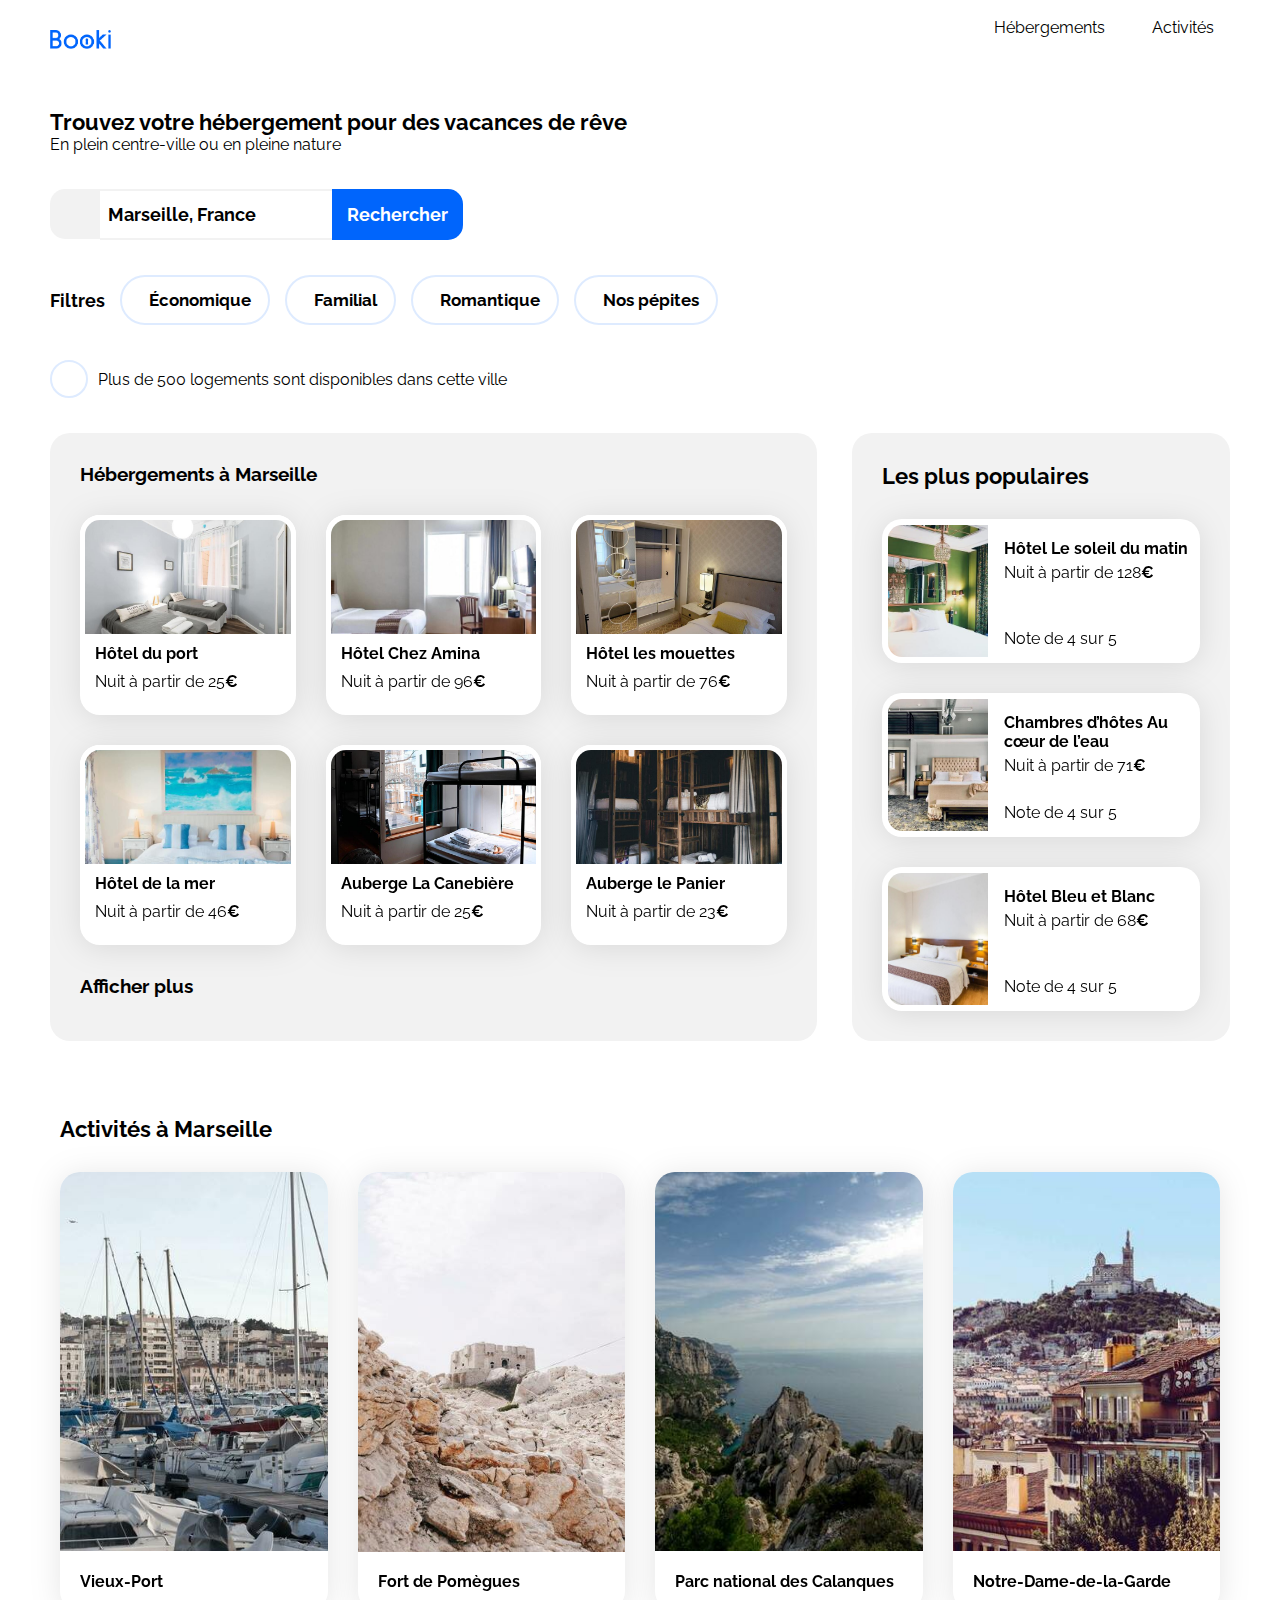
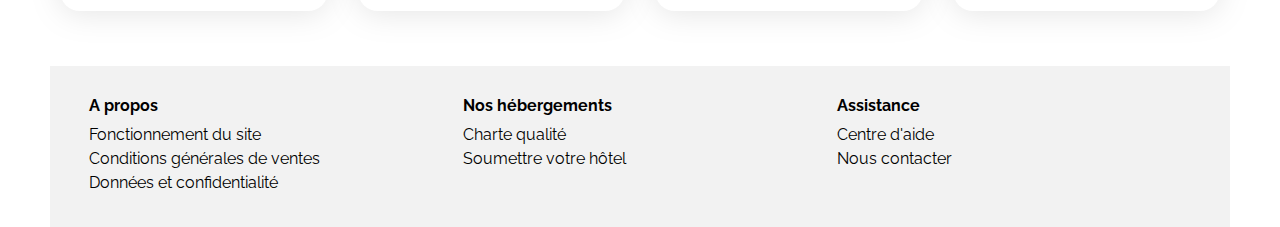
<file: index.html>
<!DOCTYPE html>
<html lang="fr">

    <head>
        <meta charset="UTF-8">
        <meta http-equiv="X-UA-Compatible" content="IE=edge">
        <meta name="viewport" content="width=device-width, initial-scale=1.0">
        <title>Booki</title>
        <link rel="preconnect" href="https://fonts.googleapis.com">
        <link rel="preconnect" href="https://fonts.gstatic.com" crossorigin>
        <link href="https://fonts.googleapis.com/css2?family=Raleway:wght@400;500;700&display=swap" rel="stylesheet">
        <link rel="stylesheet" href="https://cdnjs.cloudflare.com/ajax/libs/font-awesome/6.2.1/css/all.min.css"
            integrity="sha512-MV7K8+y+gLIBoVD59lQIYicR65iaqukzvf/nwasF0nqhPay5w/9lJmVM2hMDcnK1OnMGCdVK+iQrJ7lzPJQd1w=="
            crossorigin="anonymous" referrerpolicy="no-referrer" />
        <link rel="stylesheet" href="./css/style.css">
    </head>

    <body>
    <div class="bloc">
    <!-- Menu -->
     <header>
        <img src="./images/logo/Booki.png" alt="logo booki">
        <nav>
          <ul>
            <li>
              <a href="#hebergements" class="navLink"><span>Hébergements</span></a>
            </li>
            <li>
              <a href="#activites" class="navLink"><span>Activités</span></a>
            </li>
          </ul>
        </nav>
      </header>

      <main>
        <section id="search">
          <div id="title">
            <h1 class="title">
              Trouvez votre hébergement pour des vacances de rêve
            </h1>
            <p>En plein centre-ville ou en pleine nature</p>
          </div>

          <form id="form">
            <div class="location">
              <i class="fa-solid fa-location-dot"></i>
            </div>
            <input
              class="sub"
              type="text"
              placeholder="Marseille, France">
            <button class="btnSearch sub">
              <span>Rechercher</span>
              <i class="fa-solid fa-magnifying-glass"></i>
            </button>
          </form>

          <div id="filters">
            <h2 class="sub">Filtres</h2>
            <div class="filtersBtns">
              <button class="btnFont">
                <i class="fa-solid fa-money-bill-wave"></i> Économique
              </button>
              <button class="btnFont">
                <i class="fa-solid fa-person"></i> Familial
              </button>
              <button class="btnFont">
                <i class="fa-solid fa-heart"></i> Romantique
              </button>
              <button class="btnFont">
                <i class="fa-solid fa-fire"></i> Nos pépites
              </button>
            </div>
          </div>

          <div id="info">
            <div class="infoIcon">
              <i class="fa-solid fa-info"></i>
            </div>
            <div>
              <p class="fontPgh">
                Plus de 500 logements sont disponibles dans cette ville
              </p>
            </div>
          </div>
        </section>


                <!-- Hébergement -->

            <div class="hebergements-and-populaires">
                
                <section class="hebergements" id="hebergements">
                    <h3 class="title-section">Hébergements à Marseille</h3>
                    
                    <div class="card-hebergement">
                    
                    <a href="#">
                        
                        <article class="card-main">
                            <img src="images/hebergements/Hôtel-du-port.jpg" alt="Hôtel du port">
                            <div class="content-card">
                                <div class="text-card">
                                    <h4>Hôtel du port</h4>
                                    <p>Nuit à partir de 25<span class="euro">€</span></p>
                                </div>
                                <p>
                                <i class="fa-solid fa-star star-blue"></i>
                                <i class="fa-solid fa-star star-blue"></i>
                                <i class="fa-solid fa-star star-blue"></i>
                                <i class="fa-solid fa-star star-blue"></i>
                                <i class="fa-solid fa-star neutral-star"></i>
                            </p>
                            
                            </div>
                        </article>
                    </a>
                    <a href="#">
                        <article class="card-main">
                            <img src="images/hebergements/Hôtel-Chez-Amina.jpg" alt="Hôtel Chez Amina">
                            <div class="content-card">
                                <div class="text-card">
                            <h4>Hôtel Chez Amina</h4>
                            <p>Nuit à partir de 96<span class="euro">€</span></p>
                        </div>
                            <p>
                                <i class="fa-solid fa-star star-blue"></i>
                                <i class="fa-solid fa-star star-blue"></i>
                                <i class="fa-solid fa-star star-blue"></i>
                                <i class="fa-solid fa-star star-blue"></i>
                                <i class="fa-solid fa-star neutral-star"></i>
                            </p>
                            </div>
                        </article>
                    </a>
                    <a href="#">
                        <article class="card-main">
                            <img src="images/hebergements/Hôtel-Les-mouettes.jpg"  alt="Hôtel les mouettes">
                            <div class="content-card">
                                <div class="text-card">
                            
                                <h4>Hôtel les mouettes</h4>
                                <p>Nuit à partir de 76<span class="euro">€</span></p>
                            </div>
                            <p>
                                <i class="fa-solid fa-star star-blue"></i>
                                <i class="fa-solid fa-star star-blue"></i>
                                <i class="fa-solid fa-star star-blue"></i>
                                <i class="fa-solid fa-star star-blue"></i>
                                <i class="fa-solid fa-star neutral-star"></i>
                            </p>
                        </div>
                        </article>
                    </a>
                    <a href="#">
                        <article class="card-main">
                            <img src="images/hebergements/Hôtel-de-la-mer.jpg" alt="Hôtel de la mer">
                            <div class="content-card">
                                <div class="text-card">
                            <h4>Hôtel de la mer</h4>
                            <p>Nuit à partir de 46<span class="euro">€</span></p>
                        </div>
                            <p>
                                <i class="fa-solid fa-star star-blue"></i>
                                <i class="fa-solid fa-star star-blue"></i>
                                <i class="fa-solid fa-star star-blue"></i>
                                <i class="fa-solid fa-star star-blue"></i>
                                <i class="fa-solid fa-star neutral-star"></i>
                            </p>
                        </div>
                        </article>
                    </a>
                    <a href="#">
                        <article class="card-main">
                            <img src="images/hebergements/Auberge-La-Canebière.jpg" alt="Auberge la Canebière">
                            <div class="content-card">
                                <div class="text-card">
                            <h4>Auberge La Canebière</h4>
                            <p>Nuit à partir de 25<span class="euro">€</span></p>
                        </div>
                            <p>
                                <i class="fa-solid fa-star star-blue"></i>
                                <i class="fa-solid fa-star star-blue"></i>
                                <i class="fa-solid fa-star star-blue"></i>
                                <i class="fa-solid fa-star star-blue"></i>
                                <i class="fa-solid fa-star neutral-star"></i>
                            </p>
                        </div>
                    </article>
                    </a>
                    <a href="#">
                        <article class="card-main">
                            <img src="images/hebergements/Auberge-le-Panier.jpg" alt="Auberge le Panier">
                            <div class="content-card">
                                <div class="text-card">
                            <h4>Auberge le Panier</h4>
                            <p>Nuit à partir de 23<span class="euro">€</span></p>
                        </div>
                            <p>
                                <i class="fa-solid fa-star star-blue"></i>
                                <i class="fa-solid fa-star star-blue"></i>
                                <i class="fa-solid fa-star star-blue"></i>
                                <i class="fa-solid fa-star star-blue"></i>
                                <i class="fa-solid fa-star neutral-star"></i>
                            </p>
                        </div>
                        </article>
                    </a>
                    </div>
                    <a href="#"><h3 class="section-subtitle">Afficher plus</h3></a>
                </section>
                    


                    <!-- Populaire -->
                <section class="populaires" id="articles">
                    <div class="populaires-title">
                        <h2 class="section-title">Les plus populaires</h2>
                        <i class="fa-solid fa-chart-line" aria-hidden="true"></i>
                    </div>
                    <div class="populaires-cards">
                        <a href="#">
                            <article class="card">
                                <img src="./images/hebergements/Auberge-La-canebiere-populaire.jpg" alt="Image de la chambre d'hôtel montrant un lit">
                                <div class="card-content">
                                    <div class="card-txt">
                                        <h3 class="card-title">Hôtel Le soleil du matin</h3>
                                        <p class="card-subtitle">Nuit à partir de 128<span class="euro">€</span></p>
                                    </div>
                                    <div class="card-rating">
                                        <i class="fa-xs fa-solid fa-star" aria-hidden="true"></i>
                                        <i class="fa-xs fa-solid fa-star" aria-hidden="true"></i>
                                        <i class="fa-xs fa-solid fa-star" aria-hidden="true"></i>
                                        <i class="fa-xs fa-solid fa-star" aria-hidden="true"></i>
                                        <i class="fa-xs fa-solid fa-star neutral-star" aria-hidden="true"></i>
                                        <span class="sr-only">Note de 4 sur 5</span>
                                    </div>
                                </div>
                            </article>
                        </a>
                        <a href="#">
                            <article class="card">
                                <img src="./images/hebergements/Chambres-d'hotes-Au-coeur-de-l'eau.jpg" alt="Image de la chambre d'hôtel montrant un lit">
                                <div class="card-content">
                                    <div class="card-txt">
                                        <h3 class="card-title">Chambres d’hôtes Au cœur de l’eau</h3>
                                        <p class="card-subtitle">Nuit à partir de 71<span class="euro">€</span></p>
                                    </div>
                                    <div class="card-rating">
                                        <i class="fa-xs fa-solid fa-star" aria-hidden="true"></i>
                                        <i class="fa-xs fa-solid fa-star" aria-hidden="true"></i>
                                        <i class="fa-xs fa-solid fa-star" aria-hidden="true"></i>
                                        <i class="fa-xs fa-solid fa-star" aria-hidden="true"></i>
                                        <i class="fa-xs fa-solid fa-star neutral-star" aria-hidden="true"></i>
                                        <span class="sr-only">Note de 4 sur 5</span>
                                    </div>
                                </div>
                            </article>
                        </a>
                        <a href="#">
                            <article class="card">
                                <img src="./images/hebergements/Hôtel-Bleu-et-Blanc.jpg" alt="Image de la chambre d'hôtel montrant un lit">
                                <div class="card-content">
                                    <div class="card-txt">
                                        <h3 class="card-title">Hôtel Bleu et Blanc</h3>
                                        <p class="card-subtitle">Nuit à partir de 68<span class="euro">€</span></p>
                                    </div>
                                    <div class="card-rating">
                                        <i class="fa-xs fa-solid fa-star" aria-hidden="true"></i>
                                        <i class="fa-xs fa-solid fa-star" aria-hidden="true"></i>
                                        <i class="fa-xs fa-solid fa-star" aria-hidden="true"></i>
                                        <i class="fa-xs fa-solid fa-star" aria-hidden="true"></i>
                                        <i class="fa-xs fa-solid fa-star neutral-star" aria-hidden="true"></i>
                                        <span class="sr-only">Note de 4 sur 5</span>
                                    </div>
                                </div>
                            </article>
                        </a>
                    </div>
                </section>
            </div>

                <!-- Activités à Marseille -->
            <section class="activites-bloc" id="activites">
                <h3 class="section-title">Activités à Marseille</h3>
                <div class="activites">
                    <a href="#">
                        <div class="card-activites">
                            <img src="images/activites/Vieux-Port.jpg" alt="Vieux Port">
                            <div class="text-center"><h4 class="title-card">Vieux-Port</h4></div>
                        </div>
                    </a>
                    <a href="#">
                        <div class="card-activites">
                            <img src="images/activites/Fort-de-Pomègues.jpg" alt="Fort de Pomègues">
                            <div class="text-center"><h4 class="title-card">Fort de Pomègues</h4></div>
                        </div>
                    </a>
                    <a href="#">
                        <div class="card-activites">
                            <img src="images/activites/Parc-national-des-Calanques.jpg" alt="Parc national des Calanques">
                            <div class="text-center"><h4 class="title-card">Parc national des Calanques</h4></div>
                        </div>
                    </a>
                    <a href="#">
                        <div class="card-activites">
                            <img src="images/activites/Notre-Dame-de-la-Garde.jpg" alt="Notre-Dame-de-la-Garde">
                            <div class="text-center">
                                <h4 class="title-card">Notre-Dame-de-la-Garde</h4>
                            </div>
                        </div>
                    </a>
                </div>
            </section>

        </main>
        <footer>
            <div class="footer-left">
                <h4>A propos</h4>
                <div>
                    <p><a href="#">Fonctionnement du site</a></p>
                    <p><a href="#">Conditions générales de ventes</a></p>
                    <p><a href="#">Données et confidentialité</a></p>
                </div>
            </div>
            <div class="footer-middle">
                <h4>Nos hébergements</h4>
                <div>
                    <p><a href="#">Charte qualité</a></p>
                    <p><a href="#">Soumettre votre hôtel</a></p>
                </div>
            </div>
            <div class="footer-right">
                <h4>Assistance</h4>
                <div>
                    <p><a href="#">Centre d'aide</a></p>
                    <p><a href="#">Nous contacter</a></p>
                </div>
            </div>
            

        </footer>
    </div>
    </body>
</html>
</file>
<file: css/style.css>
/****** General ***********/
* {
    font-family: 'Raleway', sans-serif;
    margin: 0;
}

:root 
{
    --main-color: #0065FC;
    --main-bg-color: #F2F2F2;
    --filter-bg-color: #DEEBFF;
}

body 
{
    display: flex;
    justify-content: center;
    margin: 0;
}

.bloc
{
    width: 100%;
    max-width: 1440px;
    padding: 0 50px;
    box-sizing: border-box;
}

main
{
      display: flex;
      flex-direction: column;
      gap: 35px;
      margin-bottom: 35px;
}

a 
{
    color: inherit;
    text-decoration: none;
}

.section-title 
{
    margin: 0;
    font-size: 22px;
}

.card 
{
    background-color: white;
    border-radius: 20px;
    padding: 5px;
    filter: drop-shadow(0px 3px 15px rgba(0, 0, 0, 0.1));
}

.card img 
{
    object-fit: cover;
}

.card-title 
{
    font-size: 16px;
}

.euro 
{
    font-weight: 700;
}

i.fa-solid.fa-star.neutral-star {
    color: var(--main-bg-color);
}


/****** Menu ***********/

ul 
{
    padding: 0;
    margin: 0;
    list-style-type: none;
    font-size: 16px;
    gap:15px;
}


header 
{
    display: flex;
    justify-content: space-between;
    margin-bottom: 30px;
}
  
header img 
{
    width: 61.1px;
    height: 19px;
    padding: 30px 0;
}
  
nav ul 
  {
    display: flex;
  }
  
nav ul li 
{
    padding: 18px 16px;
}
  
.navLink span:hover 
{
    border-top: 4px solid var(--main-color);
    padding-top: 15px;
    color: var(--main-color);
}
  
.btnFont 
{
    font-weight: 700;
    font-size: 17px;
}

/****** Recherche ***********/
  
.fa-solid 
{
    color: var(--main-color);
}

#search 
{
    display: flex;
    flex-direction: column;
    gap: 35px;
}
  
#search-title 
{
  display: flex;
  flex-direction: column;
  gap: 8px;
}
  
#form 
{
    display: flex;
}
  
.location
{
    border-radius: 15px 0 0 15px;
    width: 50px;
    height: 50px;
    background-color: var(--main-bg-color);
    display: flex;
    justify-content: center;
    align-items: center;
}
  
.fa-location-dot 
{
    color: black;
    font-size: 18px;
}
  
#form input 
{
    border-left: none;
    border-right: none;
    border-top: 2px solid;
    border-color: var(--main-bg-color);
    padding-left: 8px;
}

::placeholder
{
    color: black;
}

  
.btnSearch 
{
    border-radius: 0 15px 15px 0;
    border: none;
    background-color: var(--main-color);
    color: white;
    padding: 15px;
    display: flex;
    justify-content: center;
    align-items: center;
}
  
.btnSearch:hover
{
      cursor: pointer;
}
  
.btnSearch i 
{
    display: none;
}

/****** Filtres ***********/

#filters 
{
    display: flex;
    align-items: center;
    gap: 15px;
}
  
.filtersBtns 
{
    display: flex;
    gap: 15px;
}
  
.filtersBtns button 
{
    flex: 1;
    height: 50px;
    border: 2px solid var(--filter-bg-color);
    padding: 2px 17px;
    box-sizing: border-box;
    background-color: white;
    border-radius: 50px;
    display: flex;
    align-items: center;
    justify-content: center;
    white-space: nowrap;
}
  
  #filters button:hover 
  {
    cursor: pointer;
    background-color: var(--filter-bg-color);
  }
  
  #filters button i 
  {
    margin-right: 10px;
  }
  
  #info 
{
    width: 100%;
    display: flex;
    align-items: center;
    gap: 10px;
}
  
.infoIcon 
{
    display: flex;
    justify-content: center;
    align-items: center;
    min-width: 24px;
    min-height: 24px;
    border-radius: 50%;
    border: 2px solid var(--filter-bg-color);
    padding: 5px;
    overflow: hidden;
}
  
.title 
{
    margin: 0;
    font-size: 22px;
}
  
.sub{
    font-size: 18px;
    font-weight: 700;
    margin: 0;
}

/****** Hebergements et Populaires ***********/
.hebergements-and-populaires 
{
    display: flex;
    justify-content: space-between;
}

.hebergements-and-populaires section {
    background-color: var(--main-bg-color);
    border-radius: 20px;
    padding: 30px;
    box-sizing: border-box;
}


/****** Hebergements ***********/

.title-section
{
    margin:0;
}

.hebergements 
{
    width: 65%;
}

.card-hebergement
{
    display: grid;
    grid-template-rows: repeat(2, 1fr);
    grid-template-columns: repeat(3, 1fr);
    gap: 30px;
    padding: 30px 0;
}

.card-hebergement .card-main
{
    display: flex;
    flex-direction: column;
    gap: 5px; 
}


.card-hebergement img 
{
    
    border-radius: 20px 20px 0 0;
    height: 124px;
    width: 100%;
    box-sizing: border-box;
    border: 5px solid white;
}

/* .card-main p, .card-main h4 {
    margin: 5px
} */
.card-main:hover {
    box-shadow: 0 0 8px var(--main-color);
    cursor: pointer;
}
.card-main .stars {
    margin-top: auto;
}
.card-hebergement .content-card, .card-hebergement .text-card
{
    display: flex;
    flex-direction: column;
    gap: 9px;
}

.card-hebergement .content-card
{
    padding: 0 15px 15px;
}

.afficher-plus
{
    font-size: 18px;
    font-weight: 700;
    margin: 0;
      
}

.card-main
{
    background-color: white;
    border-radius: 20px;
    filter: drop-shadow(0px 3px 15px rgba(0, 0, 0, 0.1));
}

.card-main img
{
    object-fit: cover;
}



/****** Populaires ***********/
.populaires 
{
    width: 32%;
}

.populaires-title 
{
    display: flex;
    justify-content: space-between;
    align-items: center;
}

.card:hover
{
    box-shadow: 0 0 15px var(--main-color);
    cursor: pointer;
}

.populaires-cards {
    display: flex;
    flex-direction: column;
    gap: 30px;
    padding-top: 30px;
  }
  
.populaires-cards a {
    flex: 1;
  }
  
  .populaires-cards .card 
  {
    display: flex;
  }
  
  .populaires-cards img 
  {
    width: 33%;
    height: 134px;
    border: 1px solid white;
    box-sizing: border-box;  
    border-top-left-radius: 15px;
    border-bottom-left-radius: 15px;
  }
  
  .populaires-cards .card-content 
  {
    width: 67%;
    padding-left: 15px;
    padding-top: 15px;
    padding-bottom: 10px;
    padding-right: 5px;
    display: flex;
    flex-direction: column;
    justify-content: space-between;
    box-sizing: border-box;
}
  
  .populaires-cards .card-title {
    margin-bottom: 5px;
  }

/****** Activites ***********/

.activites-bloc
{
    margin: 40px 10px 20px 10px;
}

.activites
{
    display: flex;
    padding-top: 30px;
    gap: 30px;
}

.activites .card-activites
{
    display: flex;
    flex-direction: column;
    padding: 0;
    height: 439px;
}

.activites a
{
    flex: 1;
}

.activites img
{
    height: 380px;
    width: 100%;
    border-top-left-radius: 20px;
    border-top-right-radius: 20px;
}

.card-activites
{
    background-color: white;
    border-radius: 20px;
    filter: drop-shadow(0px 3px 15px rgba(0, 0, 0, 0.1));
}

.card-activites img
{
    object-fit: cover;
}
  

.card-activites:hover
{
    box-shadow: 0 0 8px var(--main-color);
}
.text-center 
{
    display: flex;
    align-items: center;
    margin: auto 0;
    height: 60px;
    margin-left: 20px;
}

/****** Footer ***********/

footer 
{
    display: flex;
    justify-content: center;
    flex-basis: 100%;
    flex-wrap: wrap;
    gap: 20px;
    background-color: var(--main-bg-color);
    padding: 30px 0;
    
}
footer a 
{
    text-decoration: none;
    color: black;
}
footer h4 {
    margin: 0 0 10px 0;
}
footer p {
    margin: 0;
    margin-bottom: 5px;
}

.footer-left, 
.footer-middle, 
.footer-right {
    min-width: 30%;
    min-height: 100px;
}


/* Le code ci-dessous correspond à la version responsive uniquement */

/****** Media queries ***********/
/* Medium devices (tablets, less/equal than 1024px) */
@media (max-width: 1024px) {
    
#filters 
{
    flex-direction: column;
    align-items: baseline;
    gap: 20px;
}

       
.hebergements-and-populaires 
{
    flex-direction: column;
    gap: 50px;
}
      
.hebergements 
{
    width: 100%;
}
      
.populaires 
{
    width: 100%;
}
      
.populaires-cards 
{
    flex-direction: row;
    gap: 20px;
    padding-top: 20px;
}
      
.populaires-cards .card 
{
    margin: 0;
}
      
.activites .card-activites 
{
    height: 270px;
}

.activites img 
{
    height: 200px;
}
      
footer 
{
    gap: 30px;
}

}

/* Small devices (phones, less than 768px) */
@media (max-width: 767.98px) {
* 
{
    margin: 0;
}
.bloc 
{
    padding: 0;
}
#hebergements 
{
    background-color: white;
}
header 
{
    display: flex;
    flex-direction: column;
    align-items: center;
    text-align: center;
}

header img 
{
  margin: 0;
}
nav 
{
  width: 100vw;
}
  
nav ul li 
{
  border-bottom: 2px solid var(--main-bg-color);
  width: 100%;
}
.navLink span:hover 
{
  border-top: none;
}
nav ul li:hover 
{
  color: var(--main-color);
  border-bottom: 2px solid var(--main-color);
}
  
#search 
{
  padding: 0 20px;
}
  
#search-title 
{
  display: flex;
  flex-direction: column;
  width: 100%;
}
  
#search-title h1 
{
  margin-bottom: 8px;
}

#form input 
{
  flex: 1;
}
  
.btnSearch 
{
    border-radius: 15px;
    width: 50px;
    height: 50px;
    padding: 0;
    margin-left: -10px;
    box-shadow: 0 5px 5px rgba(0, 0, 0, 0.2);
    /* background-color: var(--main-color);  */
}
  
.btnSearch span 
{
  display: none; /* Masque le texte à l'intérieur du bouton */
}
  
.btnSearch i 
{
    display:inline-block;
    color: white;

}
  
#filters h2 
{
    font-size: 16px;
}
  
.filtersBtns 
{
    display: grid;
    width: 100%;
    grid-template-columns: repeat(2, 1fr);
}

.filtersBtns button 
{
    font-size: 14px;
    }
  
.infoIcon 
{
    width: 10px;
    height: 10px;
}

.hebergements-and-populaires section 
{
    padding: 20px;
}
      
.hebergements-and-populaires 
{
    flex-direction: column-reverse;
    gap: 15px;
}
      
.hebergements-and-populaires section
{
    border-radius: 0;
}
      
.hebergements 
{
    background-color: white;
    padding: 20px;
}
      
.card-hebergement
{
    display: flex;
    flex-direction: column;
    gap: 15px;
    padding: 15px 0;
}

.populaires 
{
    margin-top: 0;
    margin-bottom: 15px;
}

.populaires-cards 
{
    flex-direction: column;
}
      
.activites 
{
    flex-direction: column;
    gap: 15px;
}
      
.activites .card-activites 
{
    height: auto;
}
.activites img 
{
    height: 141px;
}
      
.activites .title-card 
{
    position: initial;
}

#activites
{
    padding: 30px;
}
      
footer 
{
    display: flex;
    flex-direction: column;
    gap: 50px;
    padding: 30px;
}
      
footer section 
{
    padding: 0;
}
}
</file>
